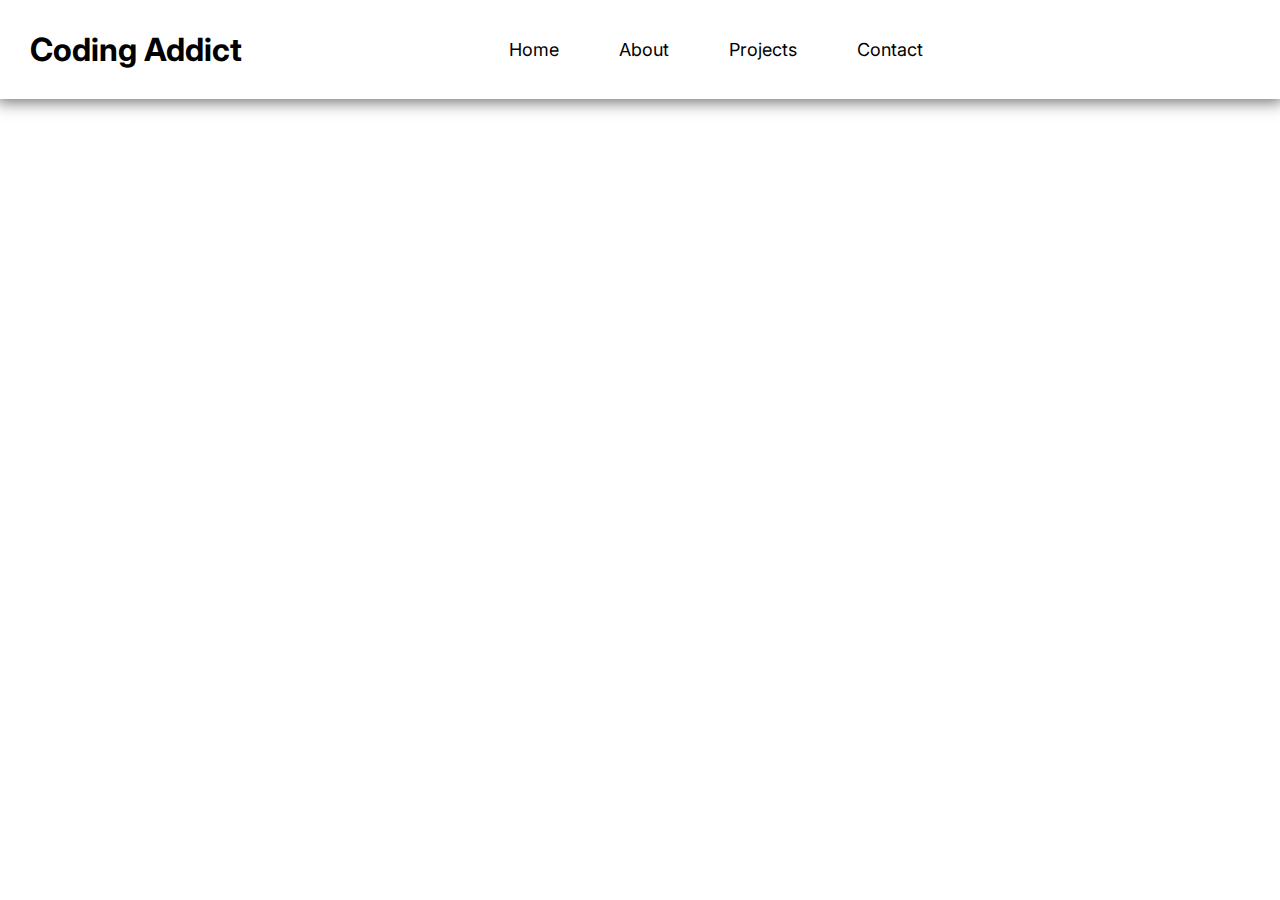
<file: index.html>
<!DOCTYPE html>
<html lang="en">
<head>
    <meta charset="UTF-8">
    <meta http-equiv="X-UA-Compatible" content="IE=edge">
    <meta name="viewport" content="width=device-width, initial-scale=1.0">
    <link rel="stylesheet" href="style.css">
    <link rel="stylesheet" href="https://unicons.iconscout.com/release/v4.0.0/css/line.css">
    <title>Toggle Navbar</title>
</head>
<body>
  
    <header>
        <h1>Coding Addict</h1>

        <div class="menu-links">
            <ul>
                <li>Home</li>
                <li>About</li>
                <li>Projects</li>
                <li>Contact</li>
            </ul>
        </div>

        <span class="menu-button"><i class="uil uil-bars"></i></span>

    </header>
    <div class="for-toggle-list hidden">
    <ul class="toggle-list">
        <li>Login</li>
            <li>Register</li>
            <li>Forgot Password</li>
            <li>Forgot Username</li>
    </ul>
    </div>

<script src="script.js"></script>    
</body>
</html>
</file>
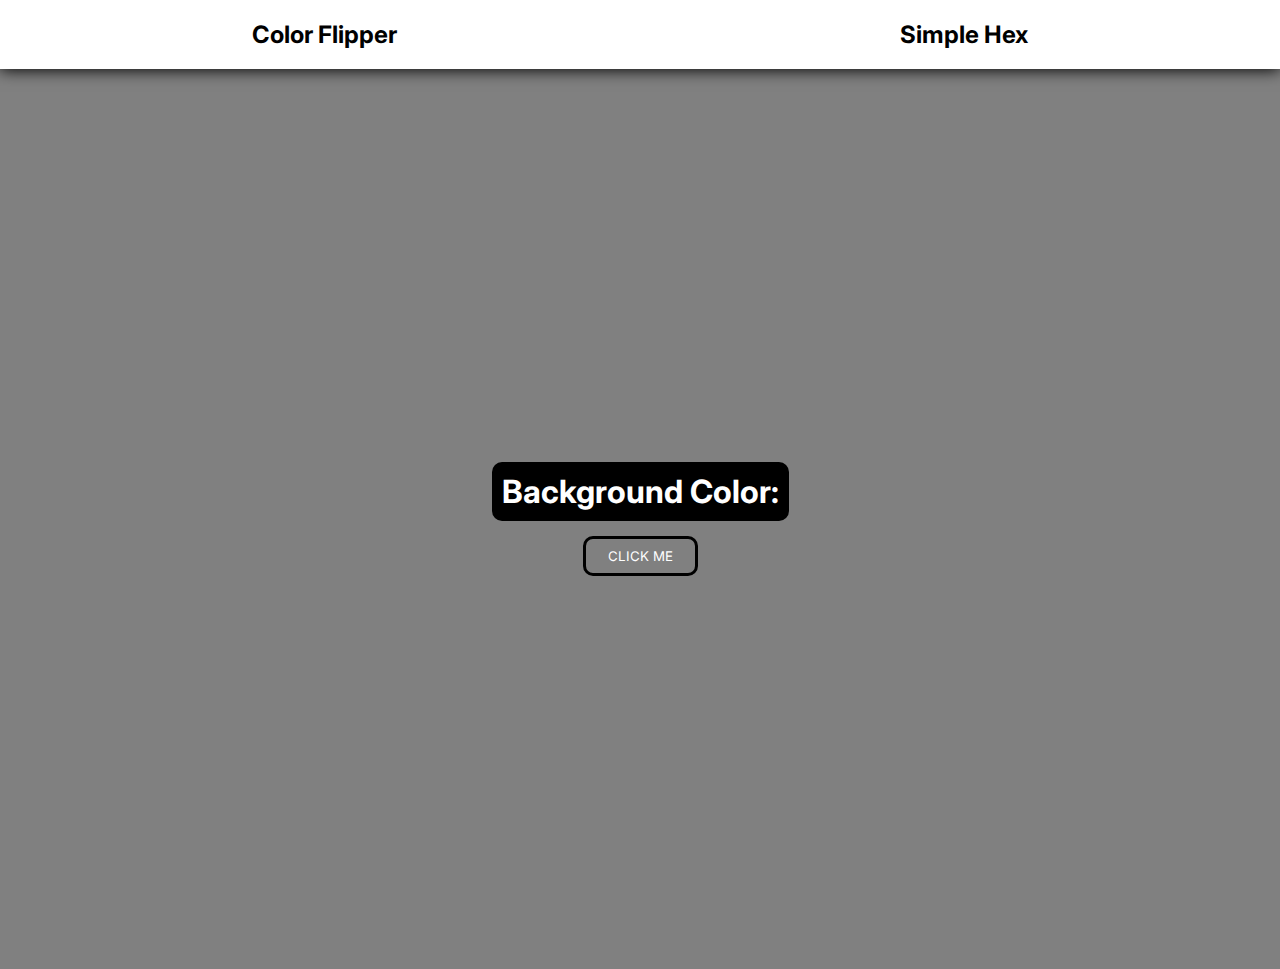
<file: Color-Flipper/index.html>
<!DOCTYPE html>
<html lang="en">
<head>
    <meta charset="UTF-8">
    <meta http-equiv="X-UA-Compatible" content="IE=edge">
    <meta name="viewport" content="width=device-width, initial-scale=1.0">
    <link rel="stylesheet" href="style.css">
    <title>Color Flipper</title>
</head>
<body>
    
    <header>
        <h2>Color Flipper</h2>
        <h2>Simple Hex</h2>
    </header>

    <div class="container">
        <h1>Background Color: <span class="color"></span></h1>
        <button class="change-color-bttn">CLICK ME</button>
    </div>

<script src="script.js"></script>
</body>
</html>
</file>
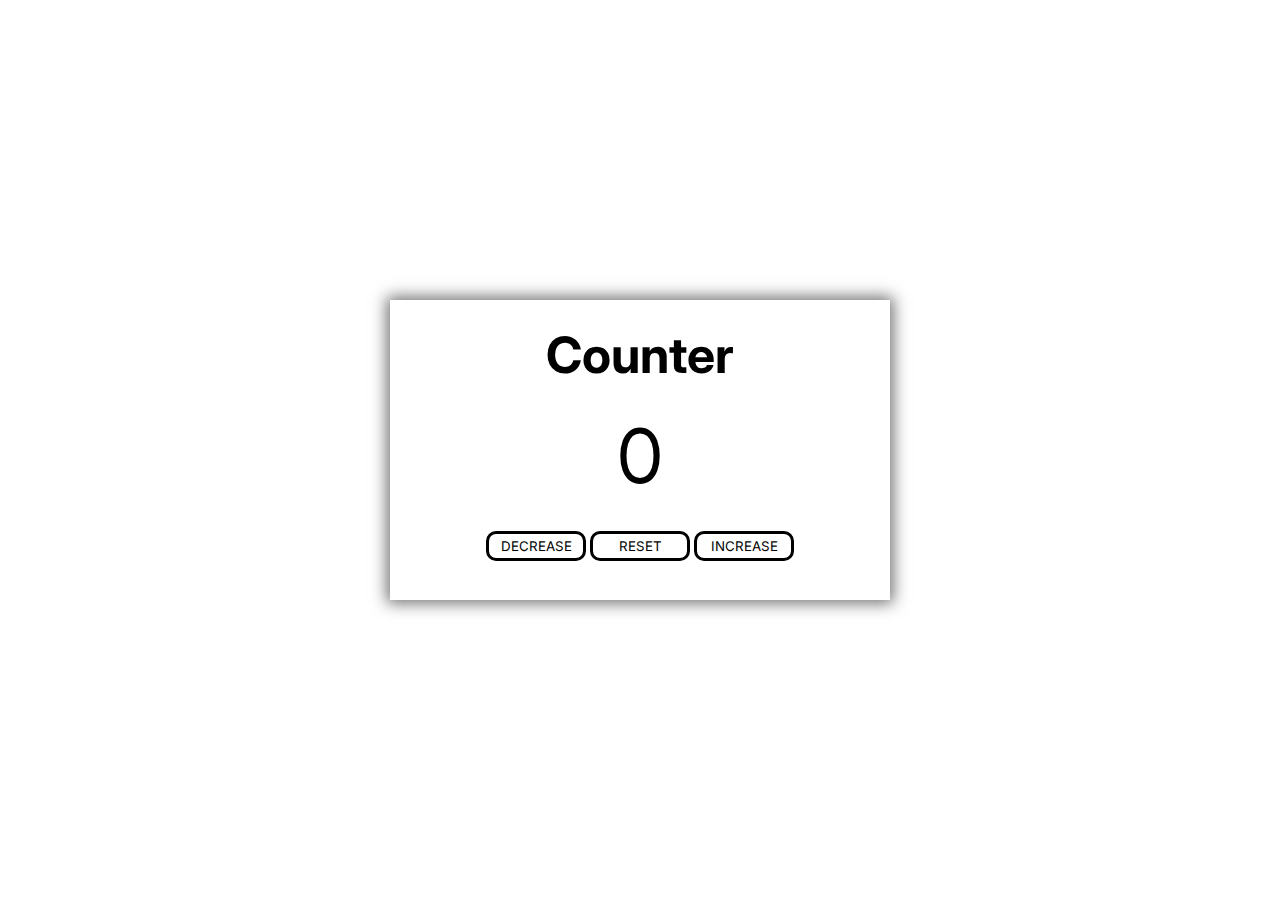
<file: Counter/index.html>
<!DOCTYPE html>
<html lang="en">
<head>
    <meta charset="UTF-8">
    <meta http-equiv="X-UA-Compatible" content="IE=edge">
    <meta name="viewport" content="width=device-width, initial-scale=1.0">
    <link rel="stylesheet" href="style.css">
    <title>Counter</title>
</head>
<body>
    
    <div class="container">
        <div class="showcase">
            <h1>Counter</h1>
            <span class="active-counter">0</span>
        </div>

        <div class="buttons">
            <button class="decrease-bttn">DECREASE</button>
            <button class="reset-bttn">RESET</button>
            <button class="increase-bttn">INCREASE</button>
        </div>
    </div>

<script src="script.js"></script>    
</body>
</html>
</file>
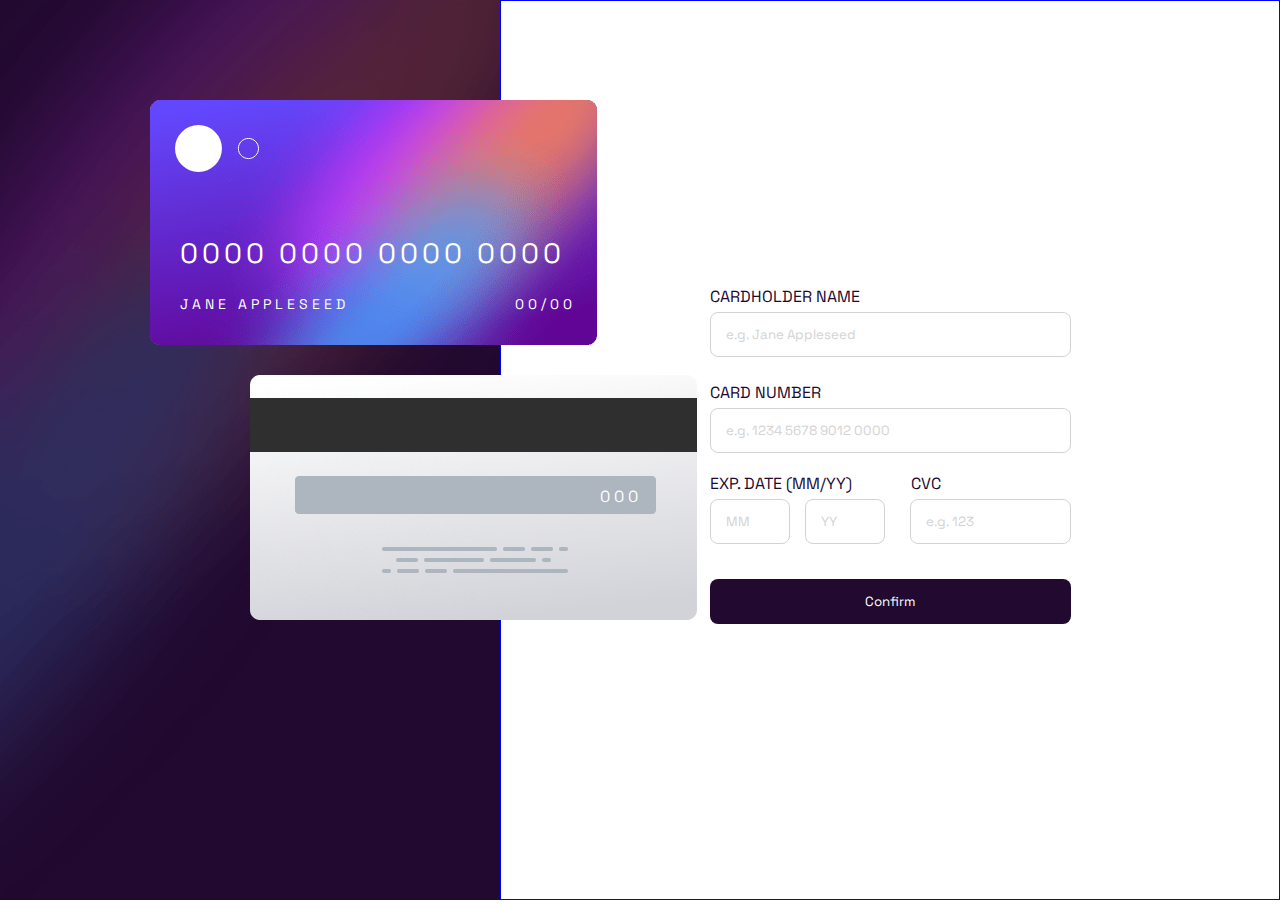
<file: Dynamic-Card-Details-Form/index.html>
<!DOCTYPE html>
<html lang="en">
<head>
  <meta charset="UTF-8">
  <meta name="viewport" content="width=device-width, initial-scale=1.0"> <!-- displays site properly based on user's device -->

  <link rel="icon" type="image/png" sizes="32x32" href="./images/favicon-32x32.png">
  <link rel="stylesheet" href="style.css">
  
  <title>Frontend Mentor | Interactive card details form</title>

  <!-- Feel free to remove these styles or customise in your own stylesheet 👍 -->
</head>
<body>


  <div class="left">
    <img src="./images/bg-main-desktop.png" alt="Gradient Wallpaper">
  </div>

  <div class="card">
    <div class="card-top">
      <div class="card-number">
        <label class="card-number-label">0000 0000 0000 0000</label>
        <label class="card-name-label">JANE APPLESEED</label>
        <label class="card-mm-label">00</label>
        <label class="card-slash-label">/</label>
        <label class="card-yy-label">00</label>
        <img src="./images/card-logo.svg" alt="card logo" class="card-logo">
      </div>
      <img src="./images/bg-card-front.png" alt="Credit Card Front">
    </div>

    <div class="card-bottom">
      <div class="card-cvc-placement">
        <label class="card-cvc-label">000</label>
      </div>
      <img src="./images/bg-card-back.png" alt="Credit Card Back">
    </div>
  </div>

  <div class="right">
    <div class="form">
      <form>
        <label>CARDHOLDER NAME</label>
        <input type="text" placeholder="e.g. Jane Appleseed" class="name-input">
        <label>CARD NUMBER</label>
        <input type="number" placeholder="e.g. 1234 5678 9012 0000" class="number-input">
        <div class="spread-cvc"><label>EXP. DATE (MM/YY)</label> <label class="cvc-placing">CVC</label></div>
        <div class="form-inline">
          <input type="number" class="exp-date-mm" placeholder="MM">
          <input type="number" class="exp-date-yy" placeholder="YY">
          <input type="number" class="cvc" placeholder="e.g. 123">
        </div>
        <button class="confirm-button">Confirm</button>
      </form>
    </div>

    <div class="completed hidden">
      <img src="./images/icon-complete.svg" alt="completed icon">
      <h1>THANK YOU!</h1>
      <p>We've added your card details</p>
      <button class="continue-button">CONTINUE</button>
    </div>
  </div>
  
<script src="script.js"></script>  
</body>
</html>
</file>
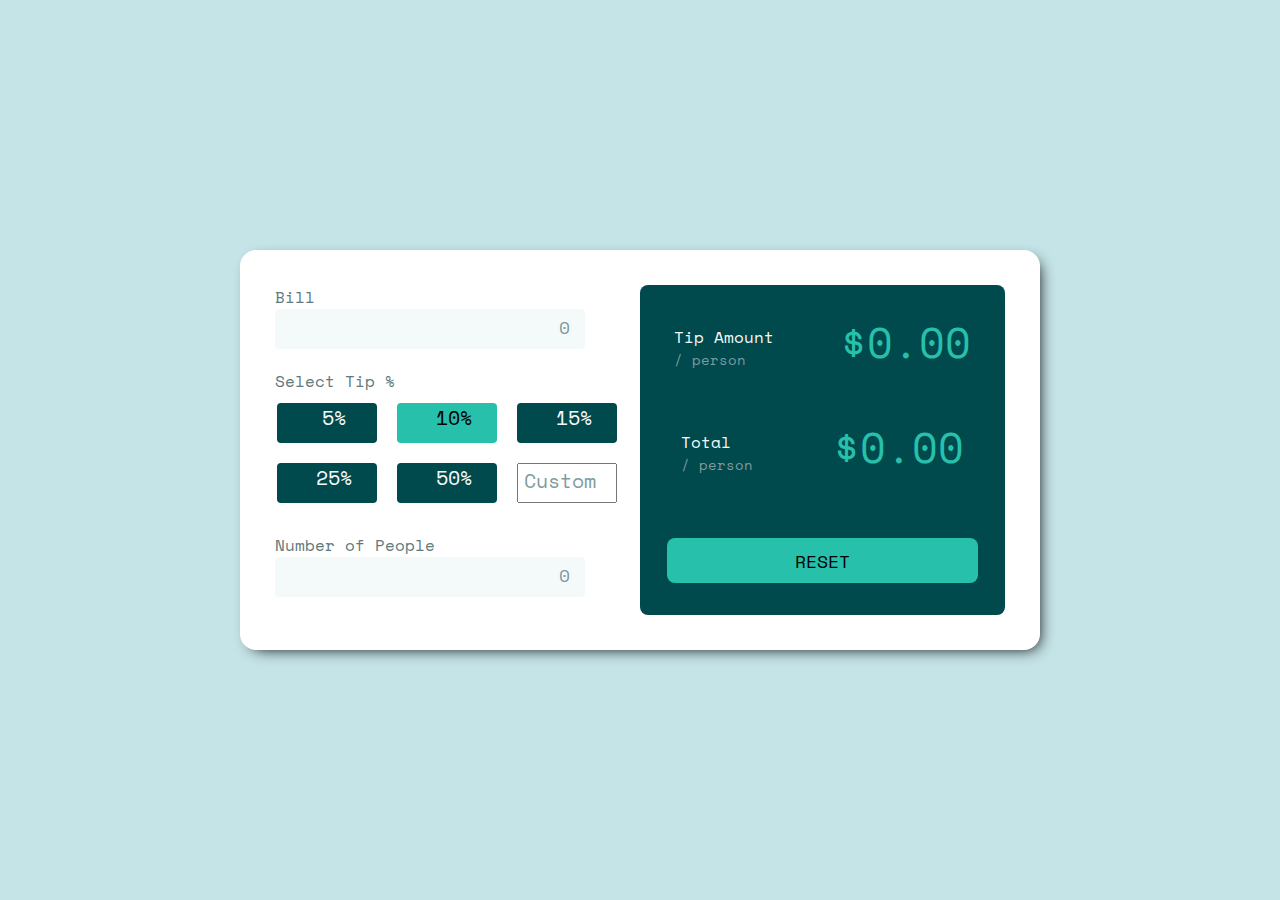
<file: Tip-Calculator/index.html>
<!DOCTYPE html>
<html lang="en">
<head>
  <meta charset="UTF-8">
  <meta name="viewport" content="width=device-width, initial-scale=1.0"> <!-- displays site properly based on user's device -->

  <link rel="icon" type="image/png" sizes="32x32" href="./images/favicon-32x32.png">
  <link rel="stylesheet" href="style.css">
  
  <title>Frontend Mentor | Tip calculator app</title>
</head>
<body>

  <div class="container">
    <div class="left">
      <div class="bill-part">
        <div><label for="bill-input">Bill</label></div>
        <input type="number" placeholder="0" class="bill-input">
      </div>

      <div><label class="select-tip-label">Select Tip %</label></div>
      <div class="tip-part">
        <label class="label-five tips"><input type="radio" name="samename" class="percent-five">5%</label>
        <label class="label-ten tips active-tip"><input type="radio" name="samename" class="percent-ten">10%</label>
        <label class="label-fifteen tips"><input type="radio" name="samename" class="percent-fifteen">15%</label>
        <label class="label-twentyfive tips"><input type="radio" name="samename"class="percent-twentyfive">25%</label>
        <label class="label-fifty tips"><input type="radio" name="samename" class="percent-fifty">50%</label>
        <input type="number" class="percent-custom" placeholder="Custom">
      </div>

      <div class="people-part">
        <label class="number-of-people-label">Number of People</label>
        <input type="number" class="number-of-people-input" placeholder="0">
      </div>
    </div>

    <div class="right">
      <div class="tip-per-person">
        <div class="label-tip-per-person">
          <p>Tip Amount</p>
          <p class="per-person-paragraph">/ person</p>
        </div>

        <div class="result-tip-per-person">
          <p class="big-price-amount">$0.00</p>
        </div>
      </div>

      <div class="total-per-person">
        <div class="label-total-per-person">
          <p>Total</p>
          <p class="per-person-paragraph">/ person</p>
        </div>

        <div class="result-total-per-person">
          <p class="big-price-total">$0.00</p>
        </div>
      </div>
      <div class="reset-button">
        <button class="reset-bttn">RESET</button>
      </div>
    </div>
  </div>

<script src="script.js"></script>
</body>
</html>
</file>
<file: style.css>
@import url('https://fonts.googleapis.com/css2?family=Inter:wght@100;200;300;400;500;600;700;800;900&display=swap');

* {
    padding: 0;
    margin: 0;
    box-sizing: border-box;
    font-family: "Inter", sans-serif;
}

header {
    padding: 30px;
    display: flex;
    justify-content: space-between;
    align-items: center;
    box-shadow: 0px 0px 15px 3px #6D6D6D;
}

ul {
    display: flex;
    flex-direction: row;
    list-style-type: none;
    justify-content: center;
    align-items: center;
}

li {
    padding-right: 60px;
    font-size: 18px;
}


i {
    font-size: 30px;
}

.toggle-list {
    display: block;
    text-align: center;
    width: 20%;
    box-shadow: 0px 15px 14px 1px rgba(109,109,109,0.39)
}

.toggle-list li {
    margin-top: 20px;
    text-align: center;
}

.for-toggle-list {
    display: flex;
    align-items: flex-end;
    justify-content: end;
}

.hidden {
    display: none;
}
</file>
<file: Color-Flipper/style.css>
@import url('https://fonts.googleapis.com/css2?family=Inter:wght@100;200;300;400;500;600;700;800;900&display=swap');

* {
    padding: 0;
    margin: 0;
    box-sizing: border-box;
    font-family: "Inter", sans-serif;
}

body {
    background: gray;
}

header {
    display: flex;
    justify-content: space-around;
    padding-top: 20px;
    padding-bottom: 20px;
    box-shadow: 0px 1px 15px 0px #000000;
    background: white;
}

.container {
    display: flex;
    flex-direction: column;
    justify-content: center;
    align-items: center;
    height: 100vh;
}

h1 {
    background: black;
    color: white;
    padding: 10px;
    border-radius: 10px;
}

button {
    margin-top: 15px;
    width: 115px;
    height: 40px;
    background:none;
    color: white;
    border-radius: 10px;
    border: 3px solid black;
}
</file>
<file: Counter/style.css>
@import url('https://fonts.googleapis.com/css2?family=Inter:wght@100;200;300;400;500;600;700;800;900&display=swap');

* {
    padding: 0;
    margin: 0;
    box-sizing: border-box;
    font-family: "Inter", sans-serif;
}

body {
display: flex;
justify-content: center;
align-items: center;
height: 100vh;
}

.container {
    text-align: center;
    box-shadow: 0px 0px 15px 3px #6D6D6D;
    width: 500px;
    height: 300px;
}

h1 {
    font-size: 50px;
    margin: 25px;
}

.active-counter {
    font-size: 75px;
}

button {
    width: 100px;
    height: 30px;
    background: none;
    border-radius: 10px;
    border: 3px solid black;
}

.showcase {
    padding-bottom: 30px;
}
</file>
<file: Dynamic-Card-Details-Form/style.css>
@import url('https://fonts.googleapis.com/css2?family=Space+Grotesk:wght@500&display=swap');

* {
    font-family: "Space Grotesk", sans-serif;
    padding: 0;
    margin: 0;
    box-sizing: border-box;
}

body {
    display: flex;
}

.left img {
    height: 100vh;
    width: 500px;
    position: relative;
}

.card {
    width: 550px;
    height: 550px;
    margin-top: 100px;
    position: absolute;
    margin-left: 150px;
}

.card .card-top {
    position: relative;
}


.card .card-bottom {
    margin-left: 100px;
    margin-top: 25px;
}

.form-inline {
    display: flex;
}


form input {
    height: 45px;
}

form {
    display: flex;
    flex-direction: column;
}

.right {
    display: flex;
    justify-content: center;
    align-items: center;
    width: 100%;
    height: 100vh;
    border: 1px solid blue;
}

.cvc-placing {
    margin-left: 55px;
}

label {
    margin-bottom: 5px;
    margin-top: 10px;
    color: hsl(278, 68%, 11%)
}

input {
    border-radius: 8px;
    border: 1px solid lightgray;
    margin-bottom: 15px;
}

.exp-date-mm {
    width: 80px;
}

.exp-date-yy {
    width: 80px;
    margin-left: 15px;
}

.cvc {
    margin-left: 25px;
}

.exp-date-mm, .exp-date-yy, .cvc {
    margin-top: 5px;
}

.spread-cvc {
    margin-top: 5px;
}

button {
    height: 45px;
    border-radius: 8px;
    background: hsl(278, 68%, 11%);
    color: white;
    border: none;
    margin-top: 20px;
}

input::placeholder {
    padding-left: 15px;
    color: lightgray;
}

.card-number-label {
    color: white;
    position: absolute;
    letter-spacing: 4px;
    font-size: 28px;
    padding-top: 125px;
    padding-left: 30px;
}

.card-name-label {
    color: white;
    position: absolute;
    letter-spacing: 4px;
    font-size: 14px;
    padding-top: 185px;
    padding-left: 30px;
}

.card-mm-label {
    color: white;
    position: absolute;
    letter-spacing: 4px;
    font-size: 14px;
    padding-top: 185px;
    padding-left: 365px;
}

.card-yy-label {
    color: white;
    position: absolute;
    letter-spacing: 4px;
    font-size: 14px;
    padding-top: 185px;
    padding-left: 400px;
}

.card-slash-label {
    color: white;
    position: absolute;
    letter-spacing: 4px;
    font-size: 14px;
    padding-top: 184px;
    padding-left: 391px;
}

.card-logo {
    position: absolute;
    padding-top: 25px;
    padding-left: 25px;
}

.card-cvc-label {
    position: absolute;
    padding-top: 101px;
    padding-left: 350px;
    color: white;
    letter-spacing: 4px;
}

.completed {
    width: 500px;
    position: absolute;
    text-align: center;
}

.continue-button {
    width: 300px;
}

.hidden {
    display: none;
}
</file>
<file: Tip-Calculator/style.css>
@import url('https://fonts.googleapis.com/css2?family=Space+Mono:wght@700&display=swap');

* {
    padding: 0;
    margin: 0;
    box-sizing: border-box;
    font-family: "Space Mono", sans-serif;
}

body {
    display: flex;
    justify-content: center;
    align-items: center;
    height: 100vh;
    background: hsl(185, 41%, 84%);
}

.container {
    background: white;
    display: flex;
    padding: 35px;
    width: 800px;
    height: 400px;
    border-radius: 16px;
    box-shadow: 5px 5px 15px -6px #000000;
}

.right {
    background: hsl(183, 100%, 15%);
    width: 50%;
    border-radius: 8px;
    overflow: hidden;
}

.left {
    width: 50%;
}

.bill-part {
    margin-bottom: 20px;
}

.tip-part {
    margin-bottom: 20px;
    display: flex;
    flex-wrap: wrap;
    margin-left: -8px;
}

.tip-per-person {
    display: flex;
    justify-content: space-around;
}

.total-per-person {
    display: flex;
    justify-content: space-around;
}

.reset-button {
    display: flex;
    justify-content: center;
    align-items: center;
}


.bill-input, .number-of-people-input {
    width: 85%;
    height: 40px;
    background: hsl(189, 41%, 97%);
    border: none;
    border-radius: 4px;
}

.bill-input:focus {
    outline-color: hsl(172, 67%, 45%);
}

.number-of-people-input:focus {
    outline-color: hsl(172, 67%, 45%);
}

.bill-input::placeholder, .number-of-people-input::placeholder {
    text-align: right;
    font-size: 18px;
    color: hsl(184, 14%, 56%);
}

label {
    color: hsl(186, 14%, 43%);
}

.label-five, .label-ten, .label-fifteen, .label-twentyfive, .label-fifty {
    width: 100px;
    height: 40px;
    margin: 10px;
    background: hsl(183, 100%, 15%);
    color: hsl(189, 41%, 97%);
    text-align:center;
    font-size: 20px;
    border-radius: 4px;
}

input[type='radio'] {
    opacity: 0%;
}

.percent-custom {
    width: 100px;
    height: 40px;
    margin-top: 10px;
    margin-left: 10px;
}

.percent-custom:focus {
    outline-color: hsl(172, 67%, 45%);
}

.percent-custom::placeholder {
    padding-left: 5px;
    font-size: 20px;
    color: hsl(184, 14%, 56%);
}

p {
    color: hsl(189, 41%, 97%);
}

.tip-per-person {
    margin-top: 40px;
}

.label-tip-per-person {
    margin-bottom: 60px;
}

.per-person-paragraph {
    font-size: 14px;
    color: hsl(184, 14%, 56%);
}

.big-price-amount, .big-price-total {
    font-size: 42px;
    color: hsl(172, 67%, 45%);
    margin-top: -14px;
}

.reset-bttn {
    width: 85%;
    height: 45px;
    border-radius: 8px;
    background-color: hsl(172, 67%, 45%);
    border: none;
    font-size: 18px;
    margin-top: 60px;
}

.active-tip {
    background-color: hsl(172, 67%, 45%);
    color: black;
}
</file>
